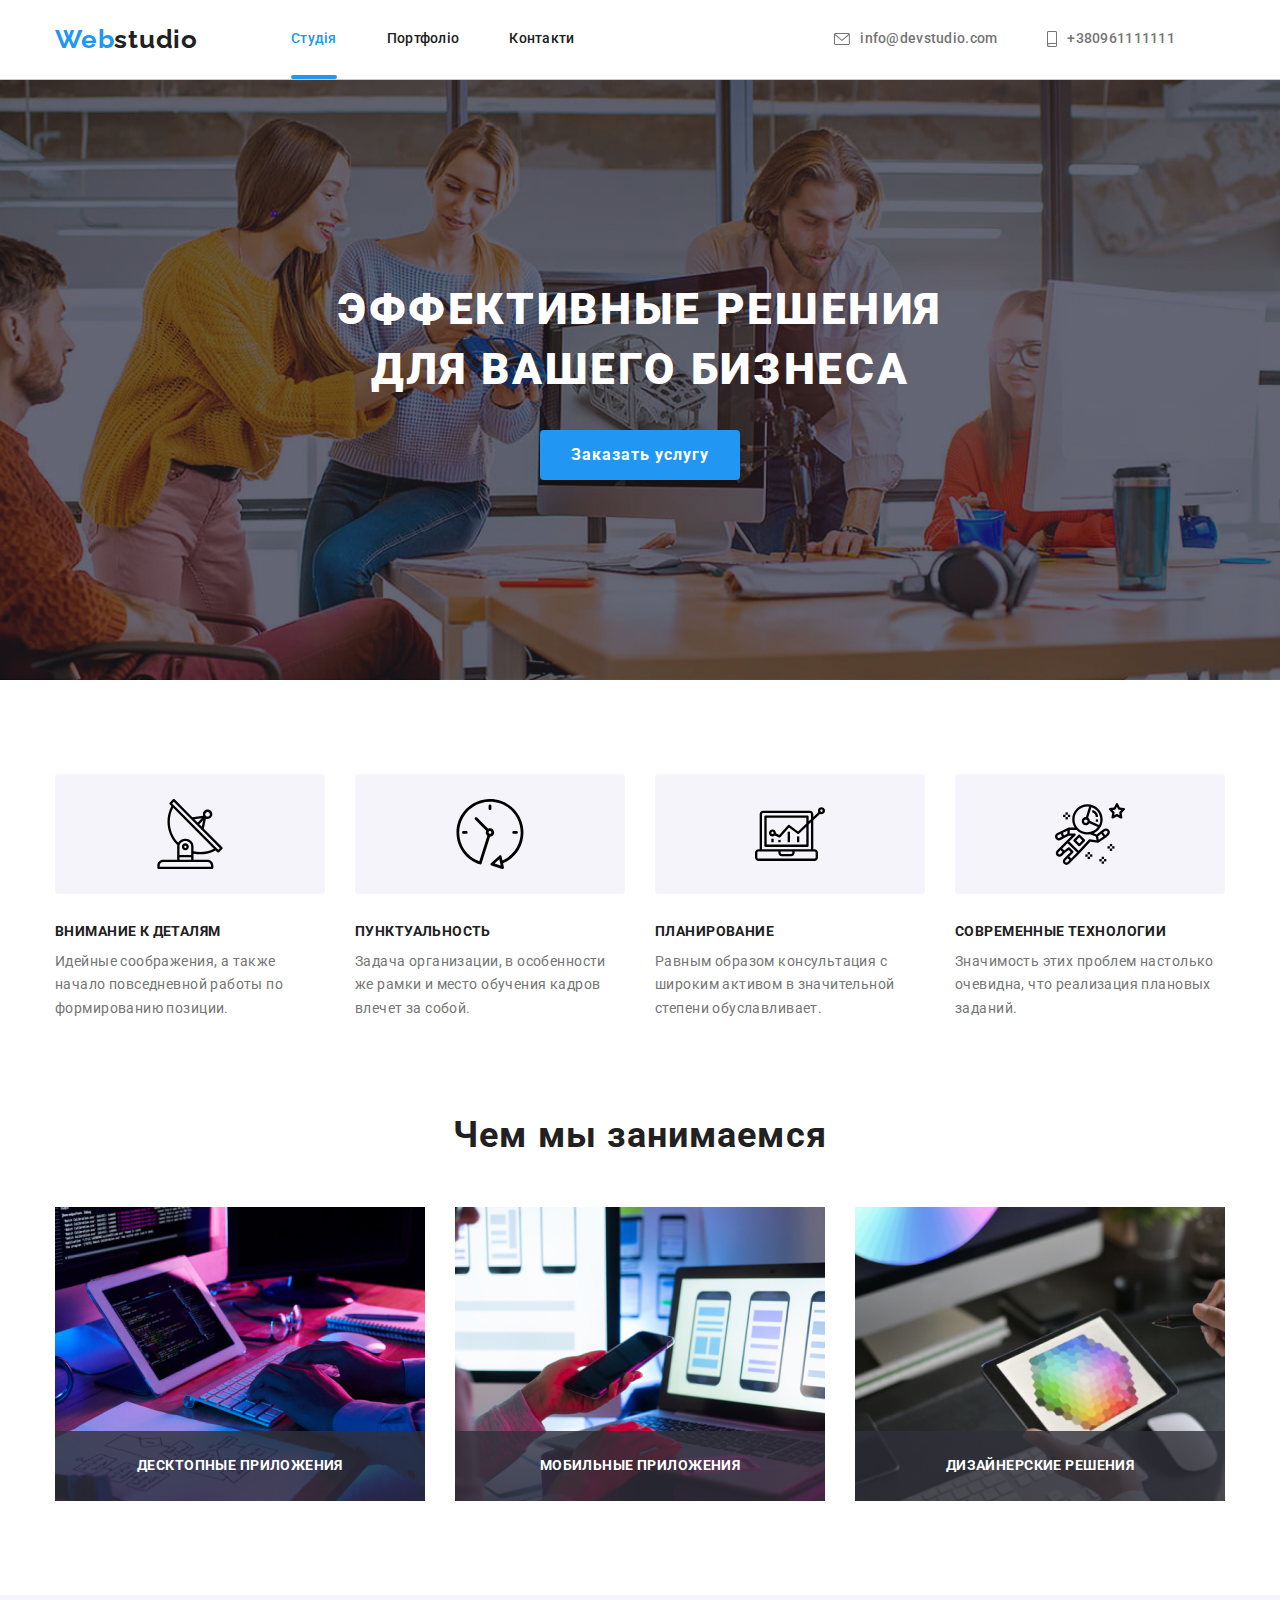
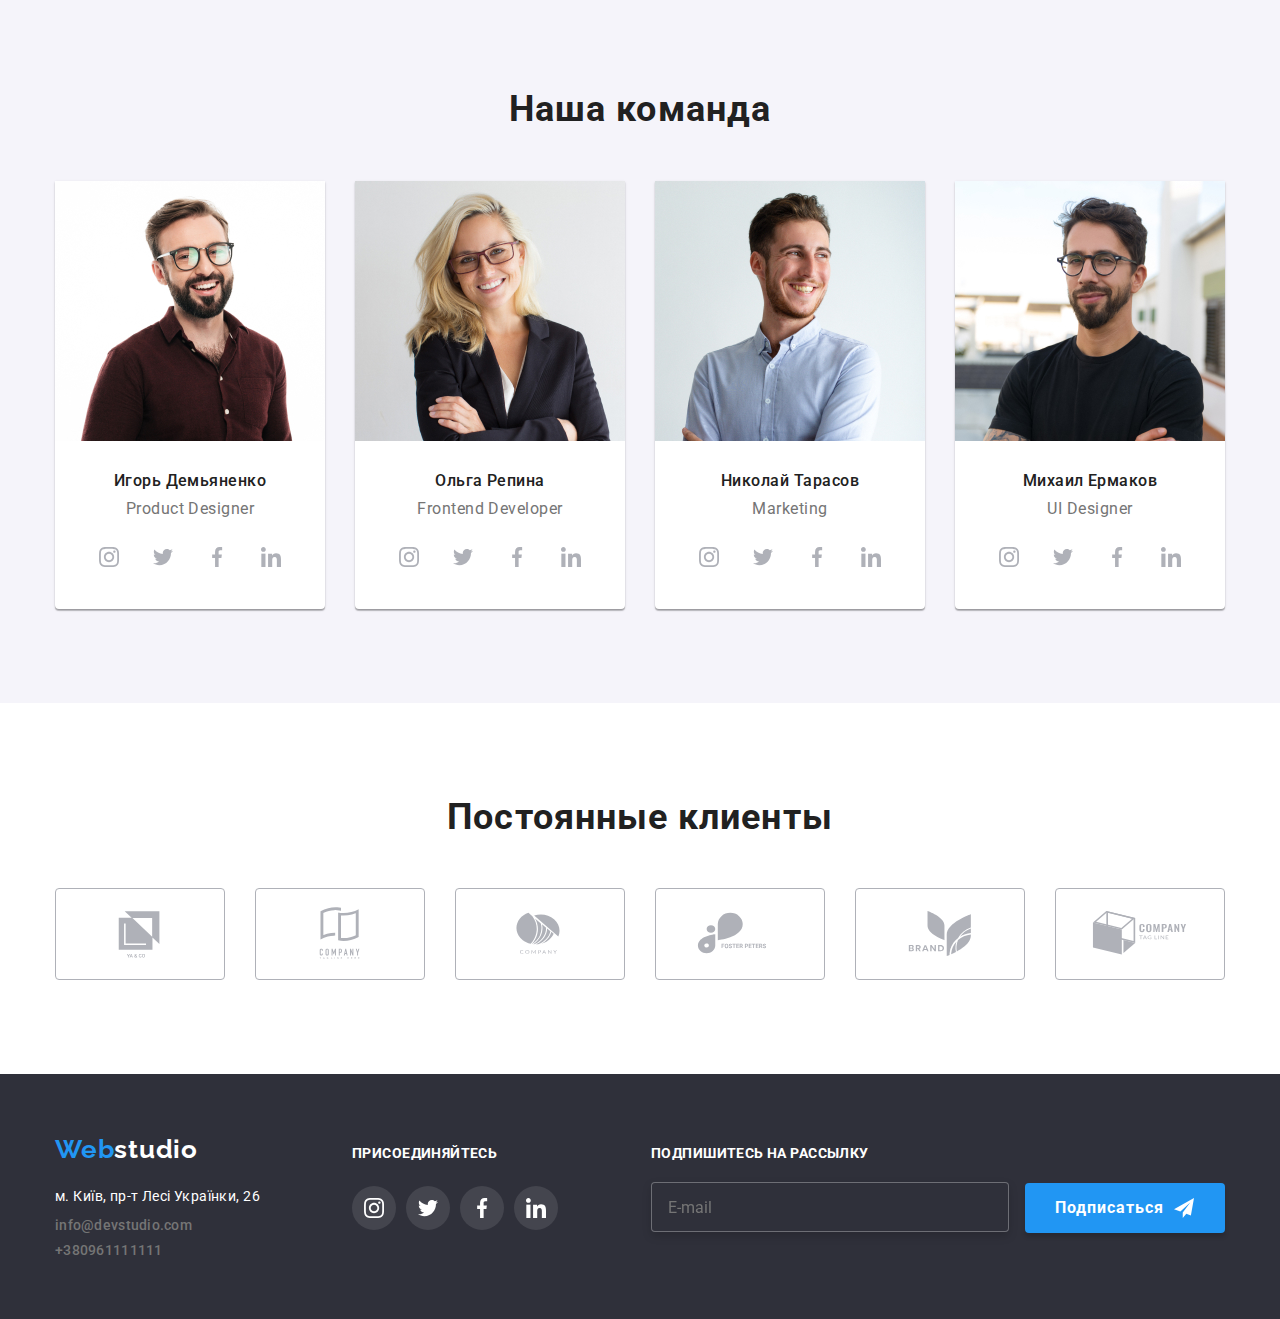
<file: index.html>
<!DOCTYPE html>
<html lang="en">
  <head>
    <meta charset="UTF-8" />
    <meta http-equiv="X-UA-Compatible" content="IE=edge" />
    <link rel="preconnect" href="https://fonts.googleapis.com" />
    <link rel="preconnect" href="https://fonts.gstatic.com" crossorigin />
    <link
      href="https://fonts.googleapis.com/css2?family=Raleway:wght@700&family=Roboto:wght@400;500;700;900&display=swap"
      rel="stylesheet"
    />
    <link
      rel="stylesheet"
      href="https://cdn.jsdelivr.net/npm/modern-normalize@1.1.0/modern-normalize.min.css"
    />
    <link rel="stylesheet" href="./css/main.min.css" />
    <title>DZ7</title>
  </head>

  <body>
    <!--header-->
    <header class="header">
      <div class="conteiner navigation">
        <nav class="navbar">
          <a class="logo-nav link" href="index.html">Web<span class="logoheader">studio</span></a>
          <ul class="navbar-list list">
            <li class="navbar-item">
              <a class="nav-link link current" href="./index.html">Студія</a>
            </li>
            <li class="navbar-item">
              <a class="nav-link link" href="./portfolio.html">Портфоліо</a>
            </li>
            <li class="navbar-item"><a class="nav-link link" href="">Контакти</a></li>
          </ul>
        </nav>
        <ul class="contact-list list">
          <li class="contact-item">
            <a class="contact-link link" href="mailto:info@devstudio.com">
              <svg class="mail-contact" width="16" height="12">
                <use href="./img/symbol-defs.svg#icon-mail"></use>
              </svg>
              info@devstudio.com
            </a>
          </li>
          <li class="contact-item">
            <a class="contact-link link" href="tel:+380961111111">
              <svg class="phone-contact" width="10" height="16">
                <use href="./img/symbol-defs.svg#icon-smartphone"></use>
              </svg>
              +380961111111</a
            >
          </li>
        </ul>
      </div>
    </header>
    <!--main-->
    <main>
      <!--baner-->
      <section class="baner">
        <div class="conteiner">
          <h1 class="baner-title">Эффективные решения для вашего бизнеса</h1>
          <button class="btn baner-btn" type="button" data-modal-open>Заказать услугу</button>
        </div>
      </section>
      <!--content-->
      <section class="section">
        <div class="conteiner">
          <h2 class="content-title visually-hidden">Наші переваги</h2>
          <ul class="content-list list">
            <li class="content-item">
              <div class="content-svg-wraper">
                <svg class="content-svg" width="70" height="70">
                  <use href="./img/symbol-defs.svg#icon-content1"></use>
                </svg>
              </div>
              <h3 class="content-subtitle">Внимание к деталям</h3>
              <p class="content-text">
                Идейные соображения, а также начало повседневной работы по формированию позиции.
              </p>
            </li>
            <li class="content-item">
              <div class="content-svg-wraper">
                <svg class="content-svg" width="70" height="70">
                  <use href="./img/symbol-defs.svg#icon-content2"></use>
                </svg>
              </div>
              <h3 class="content-subtitle">Пунктуальность</h3>
              <p class="content-text">
                Задача организации, в особенности же рамки и место обучения кадров влечет за собой.
              </p>
            </li>
            <li class="content-item">
              <div class="content-svg-wraper">
                <svg class="content-svg" width="70" height="70">
                  <use href="./img/symbol-defs.svg#icon-content3"></use>
                </svg>
              </div>
              <h3 class="content-subtitle">Планирование</h3>
              <p class="content-text">
                Равным образом консультация с широким активом в значительной степени обуславливает.
              </p>
            </li>
            <li class="content-item">
              <div class="content-svg-wraper">
                <svg class="content-svg" width="70" height="70">
                  <use href="./img/symbol-defs.svg#icon-content4"></use>
                </svg>
              </div>
              <h3 class="content-subtitle">Современные технологии</h3>
              <p class="content-text">
                Значимость этих проблем настолько очевидна, что реализация плановых заданий.
              </p>
            </li>
          </ul>
        </div>
      </section>
      <!--work galery-->
      <section class="work section">
        <div class="conteiner">
          <h2 class="work-title">Чем мы занимаемся</h2>
          <ul class="work-list list">
            <li class="work-item">
              <div class="work-wraper">
                <img src="./img/box1.jpg" alt="developer typing on keyboard" width="370" />
                <p class="work-text-overlay">Десктопные приложения</p>
              </div>
            </li>
            <li class="work-item">
              <div class="work-wraper">
                <img src="./img/box2.jpg" alt="mobile developer watching at phone" width="370" />
                <p class="work-text-overlay">Мобильные приложения</p>
              </div>
            </li>
            <li class="work-item">
              <div class="work-wraper">
                <img src="./img/box3.jpg" alt="developer watching at tablet" width="370" />
                <p class="work-text-overlay">Дизайнерские решения</p>
              </div>
            </li>
          </ul>
        </div>
      </section>
      <!--team-->
      <section class="team section">
        <div class="conteiner">
          <h2 class="team-title">Наша команда</h2>
          <ul class="team-list list">
            <li class="team-item">
              <img src="./img/img.jpg" alt="Product designer" width="270" />
              <div class="team-people">
                <h3 class="team-subtitle">Игорь Демьяненко</h3>
                <p class="team-text">Product Designer</p>
                <ul class="team-social-list list">
                  <li class="team-social-item">
                    <a href="" class="team-link link">
                      <svg class="social-svg" width="20" height="20">
                        <use href="./img/symbol-defs.svg#icon-instagram"></use>
                      </svg>
                    </a>
                  </li>
                  <li class="team-social-item">
                    <a href="" class="team-link link">
                      <svg class="social-svg" width="20" height="20">
                        <use href="./img/symbol-defs.svg#icon-twitter"></use>
                      </svg>
                    </a>
                  </li>
                  <li class="team-social-item">
                    <a href="" class="team-link link">
                      <svg class="social-svg" width="20" height="20">
                        <use href="./img/symbol-defs.svg#icon-facebook"></use>
                      </svg>
                    </a>
                  </li>
                  <li class="team-social-item">
                    <a href="" class="team-link link">
                      <svg class="social-svg" width="20" height="20">
                        <use href="./img/symbol-defs.svg#icon-linkedin"></use>
                      </svg>
                    </a>
                  </li>
                </ul>
              </div>
            </li>
            <li class="team-item">
              <img src="./img/img-1.jpg" alt="Frontend developer" width="270" />
              <div class="team-people">
                <h3 class="team-subtitle">Ольга Репина</h3>
                <p class="team-text">Frontend Developer</p>
                <ul class="team-social-list list">
                  <li class="team-social-item">
                    <a href="" class="team-link link">
                      <svg class="social-svg" width="20" height="20">
                        <use href="./img/symbol-defs.svg#icon-instagram"></use>
                      </svg>
                    </a>
                  </li>
                  <li class="team-social-item">
                    <a href="" class="team-link link">
                      <svg class="social-svg" width="20" height="20">
                        <use href="./img/symbol-defs.svg#icon-twitter"></use>
                      </svg>
                    </a>
                  </li>
                  <li class="team-social-item">
                    <a href="" class="team-link link">
                      <svg class="social-svg" width="20" height="20">
                        <use href="./img/symbol-defs.svg#icon-facebook"></use>
                      </svg>
                    </a>
                  </li>
                  <li class="team-social-item">
                    <a href="" class="team-link link">
                      <svg class="social-svg" width="20" height="20">
                        <use href="./img/symbol-defs.svg#icon-linkedin"></use>
                      </svg>
                    </a>
                  </li>
                </ul>
              </div>
            </li>
            <li class="team-item">
              <img src="./img/img-2.jpg" alt="Marketing" width="270" />
              <div class="team-people">
                <h3 class="team-subtitle">Николай Тарасов</h3>
                <p class="team-text">Marketing</p>
                <ul class="team-social-list list">
                  <li class="team-social-item">
                    <a href="" class="team-link link">
                      <svg class="social-svg" width="20" height="20">
                        <use href="./img/symbol-defs.svg#icon-instagram"></use>
                      </svg>
                    </a>
                  </li>
                  <li class="team-social-item">
                    <a href="" class="team-link link">
                      <svg class="social-svg" width="20" height="20">
                        <use href="./img/symbol-defs.svg#icon-twitter"></use>
                      </svg>
                    </a>
                  </li>
                  <li class="team-social-item">
                    <a href="" class="team-link link">
                      <svg class="social-svg" width="20" height="20">
                        <use href="./img/symbol-defs.svg#icon-facebook"></use>
                      </svg>
                    </a>
                  </li>
                  <li class="team-social-item">
                    <a href="" class="team-link link">
                      <svg class="social-svg" width="20" height="20">
                        <use href="./img/symbol-defs.svg#icon-linkedin"></use>
                      </svg>
                    </a>
                  </li>
                </ul>
              </div>
            </li>
            <li class="team-item">
              <img src="./img/img-3.jpg" alt="UI designer" width="270" />
              <div class="team-people">
                <h3 class="team-subtitle">Михаил Ермаков</h3>
                <p class="team-text">UI Designer</p>
                <ul class="team-social-list list">
                  <li class="team-social-item">
                    <a href="" class="team-link link">
                      <svg class="social-svg" width="20" height="20">
                        <use href="./img/symbol-defs.svg#icon-instagram"></use>
                      </svg>
                    </a>
                  </li>
                  <li class="team-social-item">
                    <a href="" class="team-link link">
                      <svg class="social-svg" width="20" height="20">
                        <use href="./img/symbol-defs.svg#icon-twitter"></use>
                      </svg>
                    </a>
                  </li>
                  <li class="team-social-item">
                    <a href="" class="team-link link">
                      <svg class="social-svg" width="20" height="20">
                        <use href="./img/symbol-defs.svg#icon-facebook"></use>
                      </svg>
                    </a>
                  </li>
                  <li class="team-social-item">
                    <a href="" class="team-link link">
                      <svg class="social-svg" width="20" height="20">
                        <use href="./img/symbol-defs.svg#icon-linkedin"></use>
                      </svg>
                    </a>
                  </li>
                </ul>
              </div>
            </li>
          </ul>
        </div>
      </section>
      <!--clients-->
      <section class="clients section">
        <div class="conteiner">
          <h2 class="clients-title">Постоянные клиенты</h2>
          <ul class="clients-list list">
            <li class="clients-item">
              <a href="" class="clients-link link">
                <svg class="clients-logo" width="106" height="60">
                  <use href="./img/symbol-defs.svg#icon-clients1"></use>
                </svg>
              </a>
            </li>
            <li class="clients-item">
              <a href="" class="clients-link link">
                <svg class="clients-logo" width="106" height="60">
                  <use href="./img/symbol-defs.svg#icon-clients2"></use>
                </svg>
              </a>
            </li>
            <li class="clients-item">
              <a href="" class="clients-link link">
                <svg class="clients-logo" width="106" height="60">
                  <use href="./img/symbol-defs.svg#icon-clients3"></use>
                </svg>
              </a>
            </li>
            <li class="clients-item">
              <a href="" class="clients-link link">
                <svg class="clients-logo" width="106" height="60">
                  <use href="./img/symbol-defs.svg#icon-clients4"></use>
                </svg>
              </a>
            </li>
            <li class="clients-item">
              <a href="" class="clients-link link">
                <svg class="clients-logo" width="106" height="60">
                  <use href="./img/symbol-defs.svg#icon-clients5"></use>
                </svg>
              </a>
            </li>
            <li class="clients-item">
              <a href="" class="clients-link link">
                <svg class="clients-logo" width="106" height="60">
                  <use href="./img/symbol-defs.svg#icon-clients6"></use>
                </svg>
              </a>
            </li>
          </ul>
        </div>
      </section>
    </main>
    <!--footer-->
    <footer class="footer">
      <div class="conteiner footer-wraper">
        <div class="address-wraper">
          <a class="logo-footer link" href="index.html"
            >Web<span class="logofooter">studio</span></a
          >
          <address>
            <ul class="footer-list list">
              <li class="footer-item">
                <a
                  class="footer-map link"
                  href="https://goo.gl/maps/QaSQcrVwAwJUvmYh8"
                  target="_blank"
                  rel=""
                  >м. Київ, пр-т Лесі Українки, 26</a
                >
              </li>
              <li class="footer-item">
                <a class="contact-link link" href="mailto:info@devstudio.com">info@devstudio.com</a>
              </li>
              <li class="footer-item">
                <a class="contact-link link" href="tel:+380961111111">+380961111111</a>
              </li>
            </ul>
          </address>
        </div>
        <div class="join">
          <h3 class="join-title">присоединяйтесь</h3>
          <ul class="team-social-list list">
            <li class="team-social-item">
              <a href="" class="team-link join-social-link link">
                <svg class="social-svg" width="20" height="20">
                  <use href="./img/symbol-defs.svg#icon-instagram"></use>
                </svg>
              </a>
            </li>
            <li class="team-social-item">
              <a href="" class="team-link join-social-link link">
                <svg class="social-svg" width="20" height="20">
                  <use href="./img/symbol-defs.svg#icon-twitter"></use>
                </svg>
              </a>
            </li>
            <li class="team-social-item">
              <a href="" class="team-link join-social-link link">
                <svg class="social-svg" width="20" height="20">
                  <use href="./img/symbol-defs.svg#icon-facebook"></use>
                </svg>
              </a>
            </li>
            <li class="team-social-item">
              <a href="" class="team-link join-social-link link">
                <svg class="social-svg" width="20" height="20">
                  <use href="./img/symbol-defs.svg#icon-linkedin"></use>
                </svg>
              </a>
            </li>
          </ul>
        </div>
        <div class="footer-subscription">
          <label for="footer-mail" class="footer-subscription-title">Подпишитесь на рассылку</label>
          <form action="" class="footer-subscription-form">
            <input
              type="email"
              name="footer-user-mail"
              class="footer-subscription-mail"
              id="footer-mail"
              placeholder="E-mail"
              required
            />
            <button type="submit" class="btn footer-subscription-btn">
              Подписаться
              <svg class="footer-subscription-btn-icon" width="20" height="20">
                <use href="./img/symbol-defs.svg#icon-telegram"></use>
              </svg>
            </button>
          </form>
        </div>
      </div>
    </footer>
    <!--backdrop-->
    <div class="backdrop is-hidden" data-modal>
      <div class="modal">
        <button type="button " class="modal-close-btn" data-modal-close>
          <svg class="modal-close-icon" width="18" height="18">
            <use href="./img/symbol-defs.svg#icon-close-modal-black"></use>
          </svg>
        </button>
        <b class="modal-form-title">Оставьте свои данные, мы вам перезвоним</b>
        <form name="modal-form">
          <label class="modal-form-label" for="user-name">Имя</label>
          <span class="icon-wrapper">
            <input type="text" class="modal-form-input" name="user-name" id="user-name" required />
            <svg class="modal-icon" width="18" height="18">
              <use href="./img/symbol-defs.svg#icon-person"></use>
            </svg>
          </span>
          <label class="modal-form-label" for="user-phone">Телефон</label>
          <span class="icon-wrapper">
            <input
              name="user-phone"
              type="tel"
              class="modal-form-input"
              id="user-phone"
              required
              pattern="[0-9]{3}-[0-9]{3}-[0-9]{2}-[0-9]{2}"
              title="xxx-xxx-xx-xx"
            />
            <svg class="modal-icon" width="18" height="18">
              <use href="./img/symbol-defs.svg#icon-phone"></use>
            </svg>
          </span>
          <label class="modal-form-label" for="user-mail">Почта </label>
          <span class="icon-wrapper">
            <input name="user-mail" type="email" class="modal-form-input" id="user-mail"/>
            <svg class="modal-icon" width="18" height="18">
              <use href="./img/symbol-defs.svg#icon-email"></use>
            </svg>
          </span>
          <label for="user-message" class="modal-form-label">Комментарий</label>
          <textarea
            name="user-message"
            class="modal-form-input textarea-form"
            placeholder="Введите текст"
            id="user-message"
          ></textarea>
          <div class="checkbox-modal-wrapper">
            <input
              type="checkbox"
              id="user-policy"
              name="user-policy"
              class="visually-hidden modal-form-checkbox"
            />
            <label for="user-policy" class="modal-form-checkbox-label"
              >Соглашаюсь с рассылкой и принимаю &nbsp;
              <a href="" class="modal-link-policy">Условия договора</a>
            </label>
          </div>
          <button class="modal-form-button btn">Отправить</button>
        </form>
      </div>
    </div>
    <!-- js script -->
    <script src="./js/modal.js"></script>
  </body>
</html>
</file>
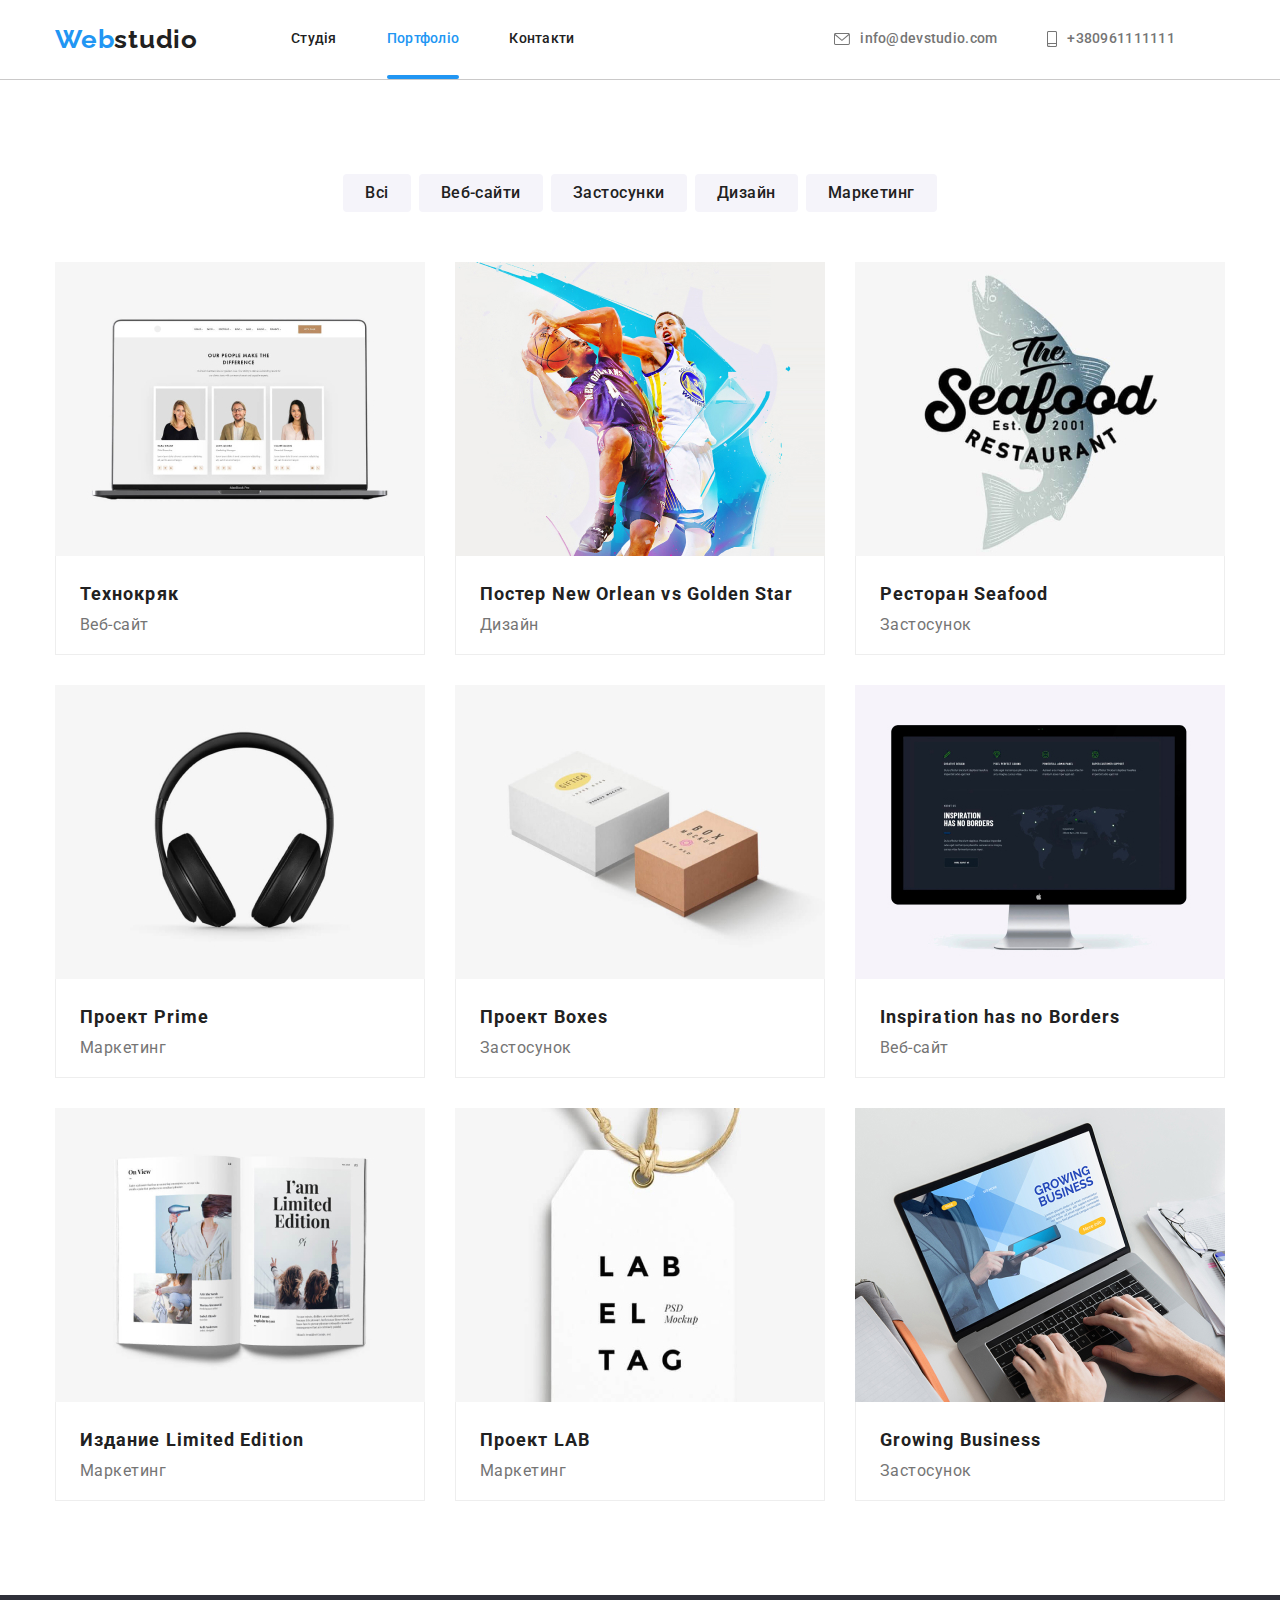
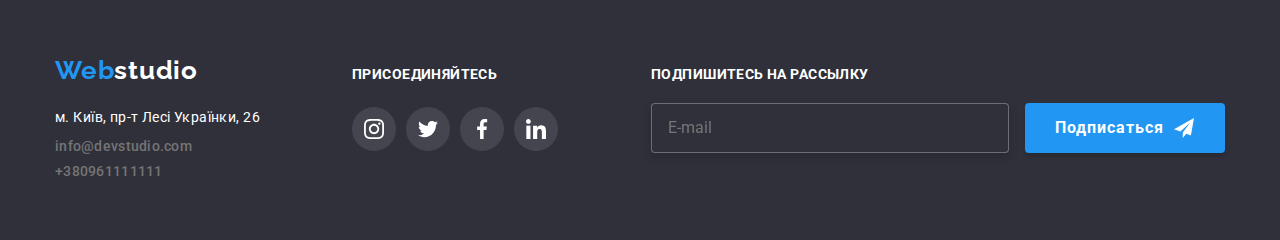
<file: portfolio.html>
<!DOCTYPE html>
<html lang="en">

<head>
  <meta charset="UTF-8" />
  <meta http-equiv="X-UA-Compatible" content="IE=edge" />
  <link rel="preconnect" href="https://fonts.googleapis.com" />
  <link rel="preconnect" href="https://fonts.gstatic.com" crossorigin />
  <link href="https://fonts.googleapis.com/css2?family=Raleway:wght@700&family=Roboto:wght@400;500;700;900&display=swap"
    rel="stylesheet" />
  <link rel="stylesheet" href="https://cdn.jsdelivr.net/npm/modern-normalize@1.1.0/modern-normalize.min.css" />
  <link rel="stylesheet" href="./css/main.min.css" />
  <title>DZ7 portfolio</title>
</head>

<body>
  <!--header-->
  <header class="header">
    <div class="conteiner navigation">
      <nav class="navbar">
        <a class="logo-nav link" href="index.html">Web<span class="logoheader">studio</span></a>
        <ul class="navbar-list list">
          <li class="navbar-item"><a class="nav-link link" href="./index.html">Студія</a></li>
          <li class="navbar-item"><a class="nav-link link current" href="./portfolio.html">Портфоліо</a></li>
          <li class="navbar-item"><a class="nav-link link" href="">Контакти</a></li>
        </ul>
      </nav>
      <ul class="contact-list list">
        <li class="contact-item">
          <a class="contact-link link" href="mailto:info@devstudio.com">
            <svg class="mail-contact" width="16" height="12">
              <use href="./img/symbol-defs.svg#icon-mail">
              </use>
            </svg>info@devstudio.com</a>
        </li>
        <li class="contact-item">
          <a class="contact-link link" href="tel:+380961111111">
            <svg class="phone-contact" width="10" height="16">
              <use href="./img/symbol-defs.svg#icon-smartphone">
              </use>
            </svg>+380961111111</a>
        </li>
      </ul>
    </div>
  </header>
  <!--main-->
  <main>
    <section class="section">
      <div class="conteiner">
        <h1 class="filter-title visually-hidden">Filter</h1>
        <!--filer-->
        <ul class="filter-list list">
          <li class="filter-list__item">
            <button class="filter-list__item__btn" type="button">Всі</button>
          </li>
          <li class="filter-list__item">
            <button class="filter-list__item__btn" type="button">Веб-сайти</button>
          </li>
          <li class="filter-list__item">
            <button class="filter-list__item__btn" type="button">Застосунки</button>
          </li>
          <li class="filter-list__item">
            <button class="filter-list__item__btn" type="button">Дизайн</button>
          </li>
          <li class="filter-list__item">
            <button class="filter-list__item__btn" type="button">Маркетинг</button>
          </li>
        </ul>
        <!--portfolio-work-->
        <ul class="portfolio-work__list list">
          <li class="portfolio-work__item item">
            <a class="portfolio-work__link link" href="">
              <div class="portfolio-work__wraper">
                <img class="portfolio-work__wraper__img" src="./img/portf(2).jpg" alt="notebook" />
                <p class="portfolio-work__wraper__overlay">Ресурс предлагает комплексные предложения с
                  разным уровнем функционала и
                  сервисов.
                  Все это позволит посетителю получить исчерпывающие сведения о компании или частном лице.
                </p>
              </div>
              <div class="portfolio-work__name">
                <h2 class="portfolio-work__title">Технокряк</h2>
                <p class="portfolio-work__text">Веб-сайт</p>
              </div>
            </a>
          </li>
          <li class="portfolio-work__item item">
            <a class="portfolio-work__link link" href="">
              <div class="portfolio-work__wraper">
                <img class="portfolio-work__wraper__img" src="./img/portf(3).jpg" alt="bascetbool" />
                <p class="portfolio-work__wraper__overlay">Ресурс предлагает комплексные предложения с
                  разным уровнем функционала и
                  сервисов.
                  Все это позволит посетителю получить исчерпывающие сведения о компании или частном лице.
                </p>
              </div>
              <div class="portfolio-work__name">
                <h2 class="portfolio-work__title">Постер New Orlean vs Golden Star</h2>
                <p class="portfolio-work__text">Дизайн</p>
              </div>
            </a>
          </li>
          <li class="portfolio-work__item item">
            <a class="portfolio-work__link link" href="">
              <div class="portfolio-work__wraper">
                <img class="portfolio-work__wraper__img" src="./img/portf(4).jpg" alt="logobar&fish" />
                <p class="portfolio-work__wraper__overlay">Ресурс предлагает комплексные предложения с
                  разным уровнем функционала и
                  сервисов.
                  Все это позволит посетителю получить исчерпывающие сведения о компании или частном лице.
                </p>
              </div>
              <div class="portfolio-work__name">
                <h2 class="portfolio-work__title">Ресторан Seafood</h2>
                <p class="portfolio-work__text">Застосунок</p>
              </div>
            </a>
          </li>
          <li class="portfolio-work__item item">
            <a class="portfolio-work__link link" href="">
              <div class="portfolio-work__wraper">
                <img class="portfolio-work__wraper__img" src="./img/portf(5).jpg" alt="headphone" />
                <p class="portfolio-work__wraper__overlay">Ресурс предлагает комплексные предложения с
                  разным уровнем функционала и
                  сервисов.
                  Все это позволит посетителю получить исчерпывающие сведения о компании или частном лице.
                </p>
              </div>
              <div class="portfolio-work__name">
                <h2 class="portfolio-work__title">Проект Prime</h2>
                <p class="portfolio-work__text">Маркетинг</p>
              </div>
            </a>
          </li>
          <li class="portfolio-work__item item">
            <a class="portfolio-work__link link" href="">
              <div class="portfolio-work__wraper">
                <img class="portfolio-work__wraper__img" src="./img/portf(6).jpg" alt="boxes" />
                <p class="portfolio-work__wraper__overlay">Ресурс предлагает комплексные предложения с
                  разным уровнем функционала и
                  сервисов.
                  Все это позволит посетителю получить исчерпывающие сведения о компании или частном лице.
                </p>
              </div>
              <div class="portfolio-work__name">
                <h2 class="portfolio-work__title">Проект Boxes</h2>
                <p class="portfolio-work__text">Застосунок</p>
              </div>
            </a>
          </li>
          <li class="portfolio-work__item item">
            <a class="portfolio-work__link link" href="">
              <div class="portfolio-work__wraper">
                <img class="portfolio-work__wraper__img" src="./img/portf(7).jpg" alt="pc" />
                <p class="portfolio-work__wraper__overlay">Ресурс предлагает комплексные предложения с
                  разным уровнем функционала и
                  сервисов.
                  Все это позволит посетителю получить исчерпывающие сведения о компании или частном лице.
                </p>
              </div>
              <div class="portfolio-work__name">
                <h2 class="portfolio-work__title">Inspiration has no Borders</h2>
                <p class="portfolio-work__text">Веб-сайт</p>
              </div>
            </a>
          </li>
          <li class="portfolio-work__item item">
            <a class="portfolio-work__link link" href="">
              <div class="portfolio-work__wraper">
                <img class="portfolio-work__wraper__img" src="./img/portf(8).jpg" alt="magazine" />
                <p class="portfolio-work__wraper__overlay">Ресурс предлагает комплексные предложения с
                  разным уровнем функционала и
                  сервисов.
                  Все это позволит посетителю получить исчерпывающие сведения о компании или частном лице.
                </p>
              </div>
              <div class="portfolio-work__name">
                <h2 class="portfolio-work__title">Издание Limited Edition</h2>
                <p class="portfolio-work__text">Маркетинг</p>
              </div>
            </a>
          </li>
          <li class="portfolio-work__item item">
            <a class="portfolio-work__link link" href="">
              <div class="portfolio-work__wraper">
                <img class="portfolio-work__wraper__img" src="./img/portf(9).jpg" alt="price" />
                <p class="portfolio-work__wraper__overlay">Ресурс предлагает комплексные предложения с
                  разным уровнем функционала и
                  сервисов.
                  Все это позволит посетителю получить исчерпывающие сведения о компании или частном лице.
                </p>
              </div>
              <div class="portfolio-work__name">
                <h2 class="portfolio-work__title">Проект LAB</h2>
                <p class="portfolio-work__text">Маркетинг</p>
              </div>
            </a>
          </li>
          <li class="portfolio-work__item item">
            <a class="portfolio-work__link link" href="">
              <div class="portfolio-work__wraper">
                <img class="portfolio-work__wraper__img" src="./img/portf(1).jpg" alt="notebook" />
                <p class="portfolio-work__wraper__overlay">Ресурс предлагает комплексные предложения с
                  разным уровнем функционала и
                  сервисов.
                  Все это позволит посетителю получить исчерпывающие сведения о компании или частном лице.
                </p>
              </div>
              <div class="portfolio-work__name">
                <h2 class="portfolio-work__title">Growing Business</h2>
                <p class="portfolio-work__text">Застосунок</p>
              </div>
            </a>
          </li>
        </ul>
      </div>
    </section>
  </main>
  <!--footer-->
  <footer class="footer">
    <div class="conteiner footer-wraper">
      <div class="address-wraper">
        <a class="logo-footer link" href="index.html">Web<span class="logofooter">studio</span></a>
        <address>
          <ul class="footer-list list">
            <li class="footer-item">
              <a class="footer-map link" href="https://goo.gl/maps/QaSQcrVwAwJUvmYh8" target="_blank" rel="">м. Київ,
                пр-т
                Лесі Українки, 26</a>
            </li>
            <li class="footer-item">
              <a class="contact-link link" href="mailto:info@devstudio.com">info@devstudio.com</a>
            </li>
            <li class="footer-item">
              <a class="contact-link link" href="tel:+380961111111">+380961111111</a>
            </li>
          </ul>
        </address>
      </div>
      <div class="join">
        <h3 class="join-title">присоединяйтесь</h3>
        <ul class="team-social-list list">
          <li class="team-social-item">
            <a href="" class="team-link join-social-link link">
              <svg class="social-svg" width="20" height="20">
                <use href="./img/symbol-defs.svg#icon-instagram"></use>
              </svg>
            </a>
          </li>
          <li class="team-social-item">
            <a href="" class="team-link join-social-link link">
              <svg class="social-svg" width="20" height="20">
                <use href="./img/symbol-defs.svg#icon-twitter"></use>
              </svg>
            </a>
          </li>
          <li class="team-social-item">
            <a href="" class="team-link join-social-link link">
              <svg class="social-svg" width="20" height="20">
                <use href="./img/symbol-defs.svg#icon-facebook"></use>
              </svg>
            </a>
          </li>
          <li class="team-social-item">
            <a href="" class="team-link join-social-link link">
              <svg class="social-svg" width="20" height="20">
                <use href="./img/symbol-defs.svg#icon-linkedin"></use>
              </svg>
            </a>
          </li>
        </ul>
      </div>
      <div class="footer-subscription">
        <label for="footer-mail" class="footer-subscription-title">Подпишитесь на рассылку</label>
        <form action="" class="footer-subscription-form">
          <input type="email" name="footer-user-mail" class="footer-subscription-mail" id="footer-mail"
            placeholder="E-mail" required />
          <button type="submit" class="btn footer-subscription-btn">
            Подписаться
            <svg class="footer-subscription-btn-icon" width="20" height="20">
              <use href="./img/symbol-defs.svg#icon-telegram"></use>
            </svg>
          </button>
        </form>
      </div>
    </div>
  </footer>
  </div>
</body>

</html>
</file>
<file: css/main.min.css>
:root{--primari-text-color: #757575;--title-text-color: #212121;--accent-text-color: #2196f3;--primari-white-color: #ffffff;--primari-border-color: #afb1b8;--cubic-bezier: cubic-bezier(0.4, 0, 0.2, 1)}body{font-family:"Roboto"}h1,h2,h3,p,ul{margin:0}ul{padding:0}img{display:block;max-width:100%;height:auto}.list{list-style:none}.section{padding-top:94px;padding-bottom:94px}.link{display:block;color:var(--title-text-color);text-decoration:none;transition:color 250ms cubic-bezier(0.4, 0, 0.2, 1)}.link:hover,.link:focus{color:var(--accent-text-color)}.conteiner{width:1200px;margin:0 auto;padding:0 15px}.visually-hidden{position:absolute;white-space:nowrap;width:1px;height:1px;overflow:hidden;border:0;padding:0;clip:rect(0 0 0 0);clip-path:inset(50%);margin:-1px}.header{border-bottom:1px solid #cac9c9}.navigation{display:flex;align-items:center}.logo-nav{padding-top:24px;padding-bottom:24px;font-family:"Raleway";font-style:normal;font-weight:700;font-size:26px;line-height:1.19;letter-spacing:.03em;color:var(--accent-text-color);transform:scale(1);transition:transform 350ms cubic-bezier(0.4, 0, 0.2, 1)}.logo-nav:hover,.logo-nav:focus{transform:scale(1.05)}.logoheader{color:var(--title-text-color)}.navbar{display:flex}.navbar-list{display:flex;align-items:center;margin-left:93px}.nav-link{position:relative}.nav-link.current::after{content:"";position:absolute;display:block;bottom:-32px;left:0;width:100%;height:4px;background:#2196f3;border-radius:2px}.navbar-item{font-weight:500;font-size:14px;line-height:1.14;letter-spacing:.02em}.navbar-item:not(:last-child){margin-right:50px}.contact-list{display:flex;margin-left:auto}.contact-link{display:flex;align-items:center;font-weight:500;font-size:14px;line-height:1.14;letter-spacing:.02em;color:#757575;transition:color 250ms cubic-bezier(0.4, 0, 0.2, 1)}.contact-link:hover,.contact-link:focus{color:var(--accent-text-color);fill:var(--accent-text-color)}.contact-item{margin-right:50px}.navbar-list .current{color:var(--accent-text-color)}.phone-contact{margin-right:10px;fill:currentColor}.mail-contact{margin-right:10px;fill:currentColor}.baner{max-width:1600px;margin-left:auto;margin-right:auto;padding:200px 0;background-color:#2f303a;background-image:linear-gradient(rgba(47, 48, 58, 0.4), rgba(47, 48, 58, 0.4)),url(../img/baner-new.jpg);background-repeat:no-repeat;background-position:center center;background-size:cover}.baner-title{width:696px;margin:0 auto;margin-bottom:30px;font-weight:900;font-size:44px;line-height:1.36;text-align:center;letter-spacing:.06em;text-transform:uppercase;color:var(--primari-white-color)}.btn{width:200px;height:50px;background-color:var(--accent-text-color);box-shadow:0px 4px 4px rgba(0,0,0,.15);border-radius:4px;font-weight:700;font-size:16px;line-height:1.875;text-align:center;letter-spacing:.06em;color:var(--primari-white-color);border-color:rgba(0,0,0,0);cursor:pointer;transform:scale(1);transition:transform 250ms cubic-bezier(0.4, 0, 0.2, 1)}.btn:hover,.btn:focus{background-color:#188ce8;transform:scale(0.9)}.baner-btn{display:block;margin:0 auto}.content-list{display:flex;justify-content:space-between}.content-item{width:270px}.content-svg-wraper{display:flex;align-items:center;justify-content:center;height:120px;margin-bottom:30px;border-radius:4px;background:#f5f4fa}.content-subtitle{margin-bottom:10px;font-weight:700;font-size:14px;line-height:1.14;letter-spacing:.03em;text-transform:uppercase;color:var(--title-text-color)}.content-text{font-size:14px;line-height:1.71;letter-spacing:.03em;color:var(--primari-text-color)}.work{padding-top:0px}.work-list{display:flex}.work-item:not(:last-child){margin-right:30px}.work-title{margin-bottom:50px;font-weight:700;font-size:36px;line-height:1.16;text-align:center;letter-spacing:.03em;color:var(--title-text-color)}.work-wraper{position:relative}.work-text-overlay{position:absolute;display:flex;align-items:center;justify-content:center;content:"";bottom:0;left:0;width:100%;height:70px;font-weight:700;font-size:14px;line-height:1.14;letter-spacing:.03em;text-transform:uppercase;color:var(--primari-white-color);background-color:rgba(47,48,58,.8)}.team{background-color:#f5f4fa}.team-list{display:flex;justify-content:space-between}.team-item{background:var(--primari-white-color);box-shadow:0px 1px 3px rgba(0,0,0,.12),0px 1px 1px rgba(0,0,0,.14),0px 2px 1px rgba(0,0,0,.2);border-radius:0px 0px 4px 4px}.team-title{margin-bottom:50px;font-weight:700;font-size:36px;line-height:1.16;text-align:center;letter-spacing:.03em;color:var(--title-text-color)}.team-people{padding:30px 0}.team-subtitle{margin-bottom:10px;font-weight:500;font-size:16px;line-height:19px;text-align:center;letter-spacing:.03em;color:var(--title-text-color)}.team-text{margin-bottom:16px;font-weight:400;font-size:16px;line-height:1.18;text-align:center;letter-spacing:.03em;color:var(--primari-text-color)}.team-social-list{display:flex;justify-content:center;gap:10px}.team-link{display:flex;justify-content:center;align-items:center;width:44px;height:44px;border-radius:50%;background-color:var(--primari-white-color);fill:var(--primari-border-color);transition:background-color 250ms cubic-bezier(0.4, 0, 0.2, 1),fill 250ms cubic-bezier(0.4, 0, 0.2, 1)}.team-link:focus,.team-link:hover{background-color:var(--accent-text-color);fill:var(--primari-white-color);cursor:pointer}.social-svg{width:20px;height:20px}.clients-title{margin-bottom:50px;font-weight:700;font-size:36px;line-height:1.16;text-align:center;letter-spacing:.03em;color:var(--title-text-color)}.clients-list{display:flex;gap:30px}.clients-item{width:170px;height:92px}.clients-link{display:flex;justify-content:center;align-items:center;width:100%;height:100%;border:1px solid var(--primari-border-color);border-radius:4px;fill:var(--primari-border-color);transition:border 250ms cubic-bezier(0.4, 0, 0.2, 1),fill 250ms cubic-bezier(0.4, 0, 0.2, 1)}.clients-link:focus,.clients-link:hover{border:1px solid var(--accent-text-color);fill:var(--accent-text-color)}.footer{padding:60px 0;background-color:#2f303a}.footer-wraper{display:flex;align-items:baseline}.address-wraper{flex-grow:1}.logo-footer{font-family:"Raleway";font-style:normal;font-weight:700;font-size:26px;line-height:1.19;letter-spacing:.03em;color:var(--accent-text-color);transform:scale(1);transition:transform 350ms cubic-bezier(0.4, 0, 0.2, 1)}.logo-footer:hover,.logo-footer:focus{transform:scale(1.05)}.logofooter{color:var(--primari-white-color)}.footer-list{margin-top:20px}.footer-item{font-style:normal;font-weight:400;font-size:14px;line-height:1.71;letter-spacing:.03em;color:rgba(255,255,255,.6)}.footer-item:not(:last-child){margin-bottom:9px}.footer-map{color:#fff}.join{display:flex;flex-direction:column;margin-left:70px}.join-title{margin-bottom:20px;font-weight:700;font-size:14px;line-height:1.71;letter-spacing:.03em;text-transform:uppercase;color:var(--primari-white-color)}.join-social-link{background-color:rgba(255,255,255,.1);fill:var(--primari-white-color)}.footer-subscription{margin-left:93px}.footer-subscription-title{display:block;margin-bottom:20px;font-weight:700;font-size:14px;line-height:1.14;letter-spacing:.03em;text-transform:uppercase;color:var(--primari-white-color)}.footer-subscription-mail{margin-right:12px;padding:15px 16px;width:358px;height:50px;border:1px solid rgba(255,255,255,.3);filter:drop-shadow(0px 4px 4px rgba(0, 0, 0, 0.15));border-radius:4px;background:#2f303a;outline:none}.footer-subscription-form::placeholder{color:rgba(255,255,255,.6)}.footer-subscription-btn{display:inline-flex;align-items:center;padding:10px 28px;gap:10px}.footer-subscription-btn-icon{fill:var(--primari-white-color)}.filter-list{display:flex;justify-content:center;margin-bottom:50px}.filter-list__item{display:flex;margin-right:8px}.filter-list__item:last-child{margin-right:0}.filter-list__item__btn{padding:6px 22px;background-color:#f5f4fa;border-radius:4px;border:0;font-weight:500;font-size:16px;line-height:1.625;text-align:center;letter-spacing:.03em;color:var(--title-text-color);cursor:pointer;transform:scale(1);transition:transform 250ms cubic-bezier(0.4, 0, 0.2, 1),background-color 250ms cubic-bezier(0.4, 0, 0.2, 1),color 250ms cubic-bezier(0.4, 0, 0.2, 1),box-shadow 250ms cubic-bezier(0.4, 0, 0.2, 1)}.filter-list__item__btn:hover,.filter-list__item__btn:focus{transform:scale(1.05);background-color:var(--accent-text-color);color:var(--primari-white-color);box-shadow:0px 3px 1px rgba(0,0,0,.1),0px 1px 2px rgba(0,0,0,.08),0px 2px 2px rgba(0,0,0,.12)}.portfolio-work__list{display:flex;flex-wrap:wrap;gap:30px;flex-basis:calc((100% - 60px)/3)}.portfolio-work__item{background:var(--primari-white-color)}.portfolio-work__link{transition:box-shadow 250ms cubic-bezier(0.4, 0, 0.2, 1)}.portfolio-work__link:hover,.portfolio-work__link:focus{box-shadow:0px 1px 1px rgba(0,0,0,.12),0px 4px 4px rgba(0,0,0,.06),1px 4px 6px rgba(0,0,0,.16)}.portfolio-work__wraper{position:relative;overflow:hidden}.portfolio-work__name{padding:20px 24px;border-bottom:1px solid #eee;border-left:1px solid #eee;border-right:1px solid #eee}.portfolio-work__title{margin-bottom:4px;font-weight:700;font-size:18px;line-height:2;letter-spacing:.06em;color:var(--title-text-color)}.portfolio-work__text{font-weight:400;font-size:16px;line-height:1.125;letter-spacing:.03em;color:var(--primari-text-color)}.portfolio-work__wraper__overlay{position:absolute;top:0;left:0;width:100%;height:100%;padding:63px 24px;background-color:rgba(33,150,243,.9);font-weight:400;font-size:18px;line-height:1.55;letter-spacing:.03em;color:var(--primari-white-color);transform:translate(0, 100%);transition:transform 250ms linear}.portfolio-work__link:hover .portfolio-work__wraper__overlay,.portfolio-work__link:focus .portfolio-work__wraper__overlay{transform:translate(0, 0)}.backdrop{position:fixed;z-index:100;top:0;left:0;width:100%;height:100%;background-color:rgba(0,0,0,.5);transition:opacity 250ms cubic-bezier(0.4, 0, 0.2, 1),visibility 250ms cubic-bezier(0.4, 0, 0.2, 1)}.backdrop.is-hidden{opacity:0;visibility:hidden;pointer-events:none}.modal{display:flex;flex-direction:column;position:absolute;top:50%;left:50%;padding:40px;transform:translate(-50%, -50%);width:528px;height:581px;background-color:var(--primari-white-color)}.modal-close-btn{position:absolute;top:10px;right:10px;display:flex;align-items:center;justify-content:center;width:30px;height:30px;border-radius:50%;padding:0;background-color:var(--primari-white-color);border:1px solid rgba(0,0,0,.1);transition:background-color 250ms cubic-bezier(0.4, 0, 0.2, 1);cursor:pointer}.modal-close-btn:hover,.modal-close-btn:focus{background-color:var(--primari-border-color);fill:var(--accent-text-color)}.modal-form{display:flex;flex-direction:column;padding-left:50px}.modal-form-title{display:block;text-align:center;margin-bottom:12px;font-size:20px;line-height:1.15;letter-spacing:.03em;color:var(--title-text-color)}.modal-form-label{position:relative;display:block;margin-bottom:4px;font-size:12px;line-height:1.16;letter-spacing:.01em;color:var(--primari-text-color)}.icon-wrapper{display:block;position:relative;margin-bottom:10px}.modal-icon{position:absolute;top:50%;transform:translateY(-50%);left:12px}.modal-form-input:focus+.modal-icon{fill:var(--accent-text-color)}.modal-form-input{display:block;width:100%;height:40px;padding-left:45px;outline:none;border:1px solid rgba(33,33,33,.2);border-radius:4px}.modal-form-input:focus{outline:0;border-color:var(--accent-text-color)}.textarea-form{height:120px;resize:none;padding:12px 11px;margin-bottom:20px}.textarea-form::placeholder{font-weight:400;font-size:12px;line-height:1.16;letter-spacing:.01em;color:rgba(117,117,117,.5)}.modal-form-checkbox-label{display:flex;align-items:center;justify-content:center;font-size:14px;line-height:1.71;letter-spacing:.03em;color:var(--primari-text-color)}.modal-form-checkbox-label::before{content:"";display:inline-block;width:16px;height:15px;margin-right:7px;background-image:url("../img/chekbox-off.svg");background-repeat:no-repeat;background-position:50% 50%;cursor:pointer;transition:background-image 250ms cubic-bezier(0.4, 0, 0.2, 1)}.modal-form-checkbox:checked+.modal-form-checkbox-label::before{background-image:url("../img/chekbox-on.svg");background-repeat:no-repeat;background-position:50% 50%}.modal-form-checkbox:focus+.modal-form-checkbox-label::before{width:16px;height:15px;border:1px solid var(--accent-text-color);border-radius:4px}.checkbox-modal-wrapper{margin-bottom:30px}.modal-link-policy{font-size:14px;line-height:1.71;letter-spacing:.03em;text-decoration-line:underline;color:var(--accent-text-color);transition:box-shadow 250ms cubic-bezier(0.4, 0, 0.2, 1)}.modal-link-policy:hover,.modal-link-policy:focus{box-shadow:0px 3px 3px rgba(0,0,0,.15)}.modal-form-button{display:block;margin:0 auto}/*# sourceMappingURL=main.min.css.map */
</file>
